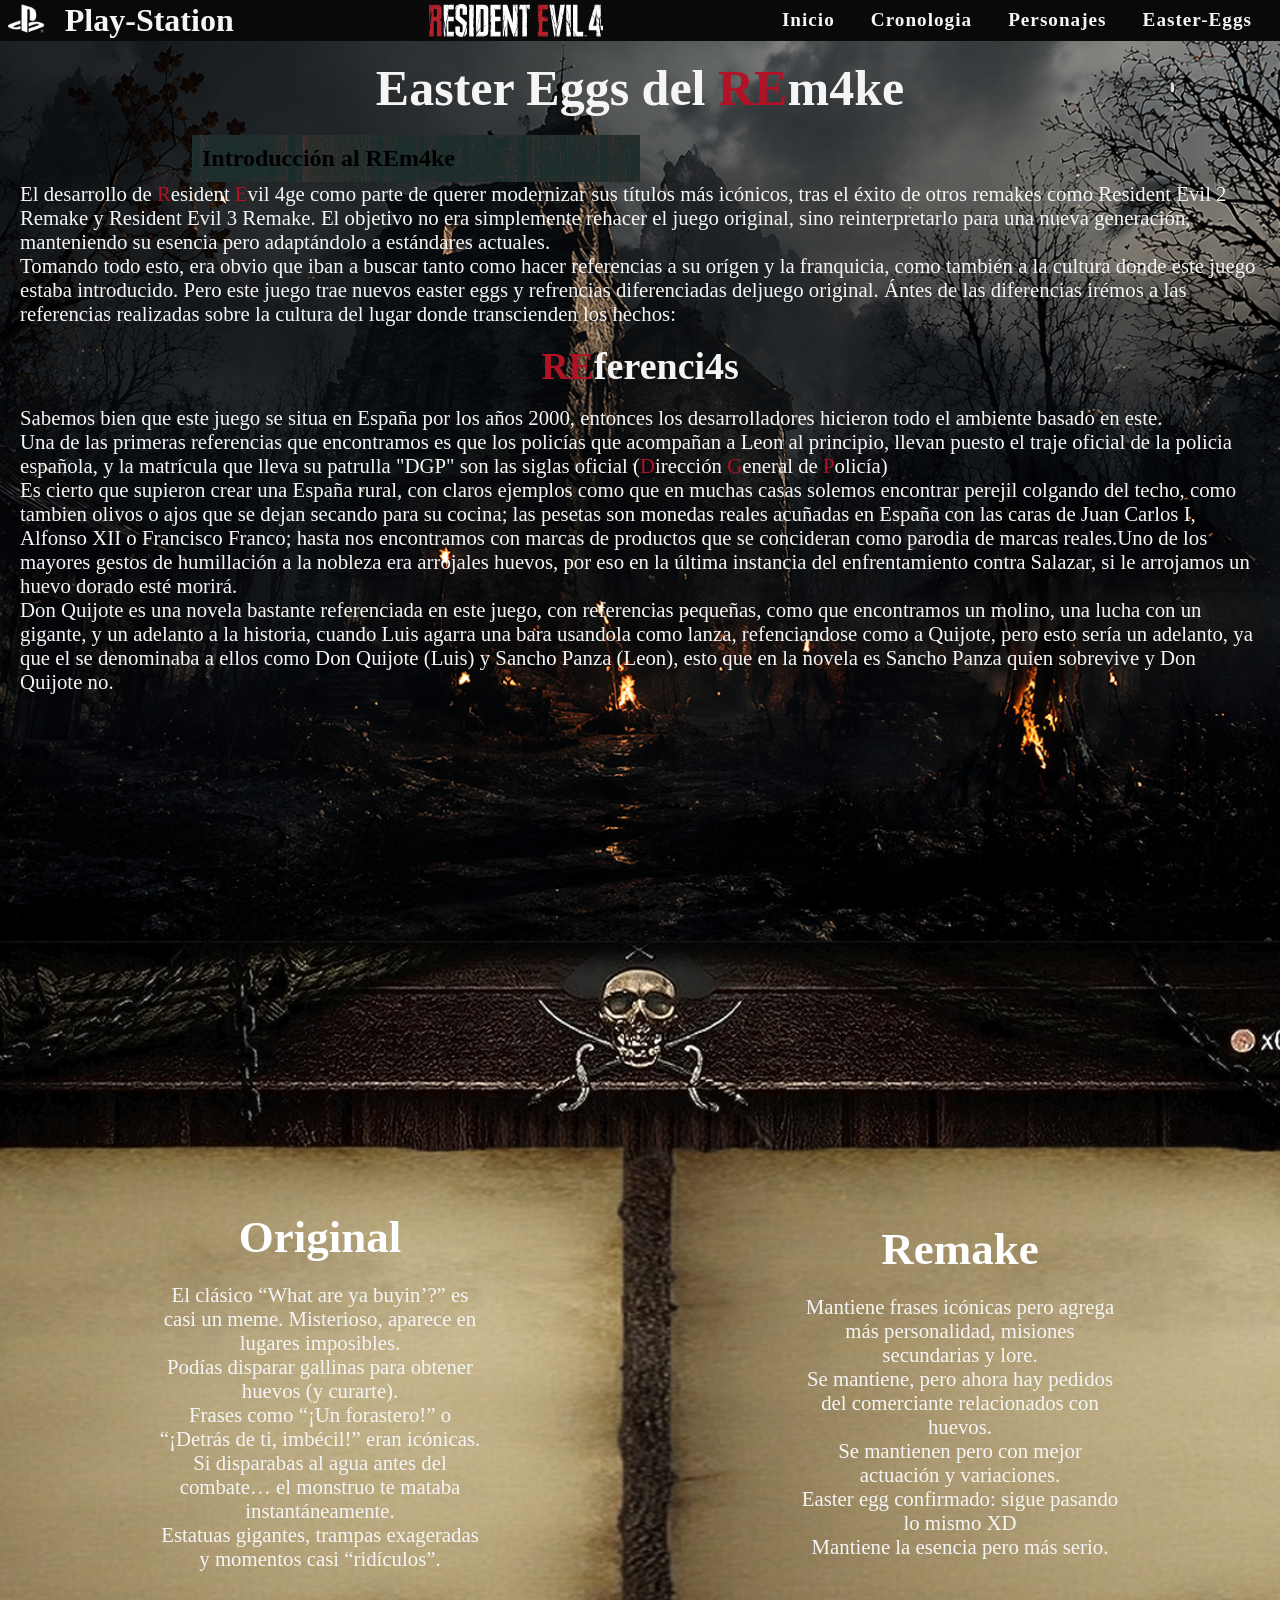
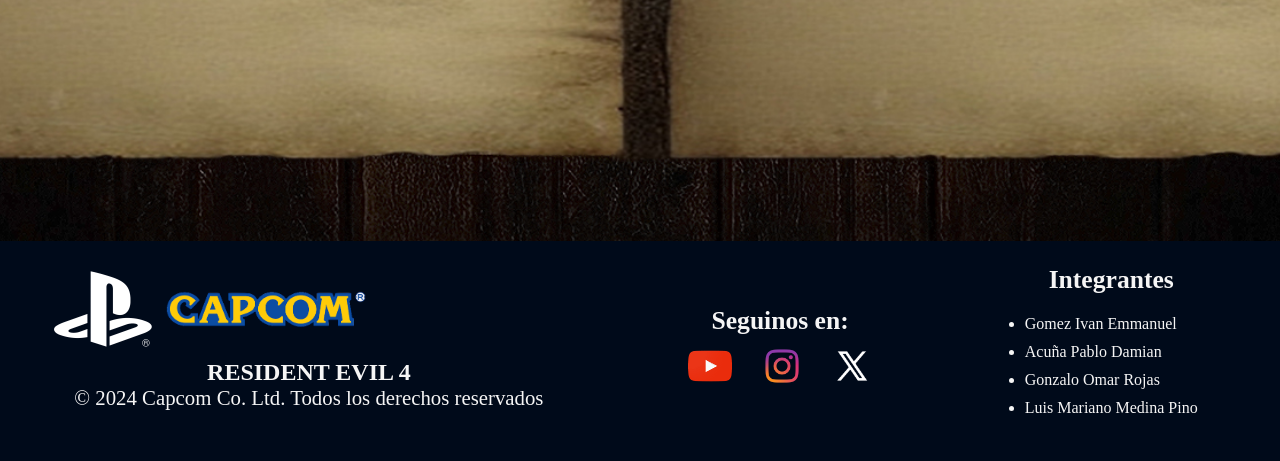
<file: Diferencias.html>
<!doctype html>
<html lang="en">
  <head>
    <meta charset="UTF-8" />
    <meta name="viewport" content="width=device-width, initial-scale=1.0" />
    <title>RE4-Diferencias</title>
    <link rel="stylesheet" href=" assets/css/dif-style.css" />
  </head>

  <body>
    <!--================ header desarrollo ====================================-->
    <header class="header">
      <div class="logotipo">
        <div class="logo-container">
          <img
            src="/assets/img/logos/logo.play-station.png"
            alt="logo-playstation"
          />
        </div>
        <h1 class="h1-index">Play-Station</h1>
      </div>
      <a class="link-header" href="https://www.residentevil.com/re4/es/">
        <img src="/assets/img/logos/logo-re.svg" alt="logo-re4" />
      </a>
      <nav class="nav-bar">
        <ul class="list-nav">
          <li class="nav-item">
            <a href=" index.html" class="link-nav">Inicio</a>
          </li>
          <li class="nav-item">
            <a href=" historia.html" class="link-nav">Cronologia</a>
          </li>
          <li class="nav-item">
            <a href=" personajes.html" class="link-nav"
              >Personajes</a
            >
          </li>
          <li class="nav-item">
            <a href=" Diferencias.html" class="link-nav"
              >Easter-Eggs</a
            >
          </li>
        </ul>
      </nav>
    </header>
    <!--======================== fin desarrollo header ========================-->

    <!--========================  desarrollo main ========================-->

    <main class="main">
      <section class="referencias">
        <h1 class="titulo-diferencias">
          Easter Eggs del <span class="span-letra">R</span
          ><span class="span-letra">E</span>m<span class="span-numero">4</span
          >ke
        </h1>
        <h2 class="sub-indices-diferencias">Introducción al REm4ke</h2>
        <p class="parrafos-dif">
          El desarrollo de <span class="span-letra">R</span>esident
          <span class="span-letra">E</span>vil
          <span class="span-numero">4</span>ge como parte de querer modernizar
          sus títulos más icónicos, tras el éxito de otros remakes como Resident
          Evil 2 Remake y Resident Evil 3 Remake. El objetivo no era simplemente
          rehacer el juego original, sino reinterpretarlo para una nueva
          generación, manteniendo su esencia pero adaptándolo a estándares
          actuales.
        </p>
        <p>
          Tomando todo esto, era obvio que iban a buscar tanto como hacer
          referencias a su orígen y la franquicia, como también a la cultura
          donde este juego estaba introducido. Pero este juego trae nuevos
          easter eggs y refrencias diferenciadas deljuego original. Ántes de las
          diferencias irémos a las referencias realizadas sobre la cultura del
          lugar donde transcienden los hechos:
        </p>

        <h1 class="subtitulo-diferencias">
          <span class="span-letra">R</span
          ><span class="span-letra">E</span>ferenci<span class="span-numero"
            >4</span
          >s
        </h1>
        <p>
          Sabemos bien que este juego se situa en España por los años 2000,
          entonces los desarrolladores hicieron todo el ambiente basado en este.
        </p>
        <p>
          Una de las primeras referencias que encontramos es que los policías
          que acompañan a Leon al principio, llevan puesto el traje oficial de
          la policia española, y la matrícula que lleva su patrulla "DGP" son
          las siglas oficial (<span class="span-letra">D</span>irección
          <span class="span-letra">G</span>eneral de
          <span class="span-letra">P</span>olicía)
        </p>
        <p>
          Es cierto que supieron crear una España rural, con claros ejemplos
          como que en muchas casas solemos encontrar perejil colgando del techo,
          como tambien olivos o ajos que se dejan secando para su cocina; las
          pesetas son monedas reales acuñadas en España con las caras de Juan
          Carlos I, Alfonso XII o Francisco Franco; hasta nos encontramos con
          marcas de productos que se concideran como parodia de marcas
          reales.Uno de los mayores gestos de humillación a la nobleza era
          arrojales huevos, por eso en la última instancia del enfrentamiento
          contra Salazar, si le arrojamos un huevo dorado esté morirá.
        </p>
        <p>
          Don Quijote es una novela bastante referenciada en este juego, con
          referencias pequeñas, como que encontramos un molino, una lucha con un
          gigante, y un adelanto a la historia, cuando Luis agarra una bara
          usandola como lanza, refenciandose como a Quijote, pero esto sería un
          adelanto, ya que el se denominaba a ellos como Don Quijote (Luis) y
          Sancho Panza (Leon), esto que en la novela es Sancho Panza quien
          sobrevive y Don Quijote no.
        </p>
      </section>
      <section class="Diferencias">
        <div class="original">
          <h3 class="dif-titulo">Original</h3>
          <p>
            El clásico “What are ya buyin’?” es casi un meme. Misterioso,
            aparece en lugares imposibles.
          </p>
          <p>Podías disparar gallinas para obtener huevos (y curarte).</p>
          <p>
            Frases como “¡Un forastero!” o “¡Detrás de ti, imbécil!” eran
            icónicas.
          </p>
          <p>
            Si disparabas al agua antes del combate… el monstruo te mataba
            instantáneamente.
          </p>
          <p>
            Estatuas gigantes, trampas exageradas y momentos casi “ridículos”.
          </p>
        </div>
        <div class="REMAKE">
          <h3 class="dif-titulo">Remake</h3>
          <p>
            Mantiene frases icónicas pero agrega más personalidad, misiones
            secundarias y lore.
          </p>
          <p>
            Se mantiene, pero ahora hay pedidos del comerciante relacionados con
            huevos.
          </p>
          <p>Se mantienen pero con mejor actuación y variaciones.</p>
          <p>Easter egg confirmado: sigue pasando lo mismo XD</p>
          <p>Mantiene la esencia pero más serio.</p>
        </div>
      </section>
    </main>
    <!--======================== fin desarrollo main ========================-->

    <!--======================== desarrollo footer ========================-->

    <footer class="footer">
      <section class="section-footer-1">
        <div class="content-img-footer">
          <img
            src="/assets/img/logos/logo.play-station.png"
            alt="logo-playstation"
          />
          <img
            src="/assets/img/logos/capcom-logo.png"
            alt="logo-capcom"
          />
        </div>
        <h2>RESIDENT EVIL <span class="span-numero">4</span></h2>
        <p class="p-derechos">
          © 2024 Capcom Co. Ltd. Todos los derechos reservados
        </p>
      </section>
      <section class="section-social">
        <h5 class="h5-footer">Seguinos en:</h5>
        <div class="contenedor-logos">
          <a class="logo-footer" href="#"
            ><img
              src="/assets/img/logos/youtube-log.png"
              alt="logo-media-social"
          /></a>
          <a class="logo-footer" href="#"
            ><img
              src="/assets/img/logos/logo-instagram.png"
              alt="logo-media-social"
          /></a>
          <a class="logo-footer" href="#"
            ><img
              src="/assets/img/logos/logo-x.png"
              alt="logo-media-social"
          /></a>
        </div>
      </section>
      <section class="integrantes">
        <h5 class="h5-footer">Integrantes</h5>
        <ul class="list-footer">
          <li class="list-footer">Gomez Ivan Emmanuel</li>
          <li class="list-footer">Acuña Pablo Damian</li>
          <li class="list-footer">Gonzalo Omar Rojas</li>
          <li class="list-footer">Luis Mariano Medina Pino</li>
        </ul>
      </section>
    </footer>
    <!--======================== fin desarrollo footer========================-->
  </body>
</html>
</file>
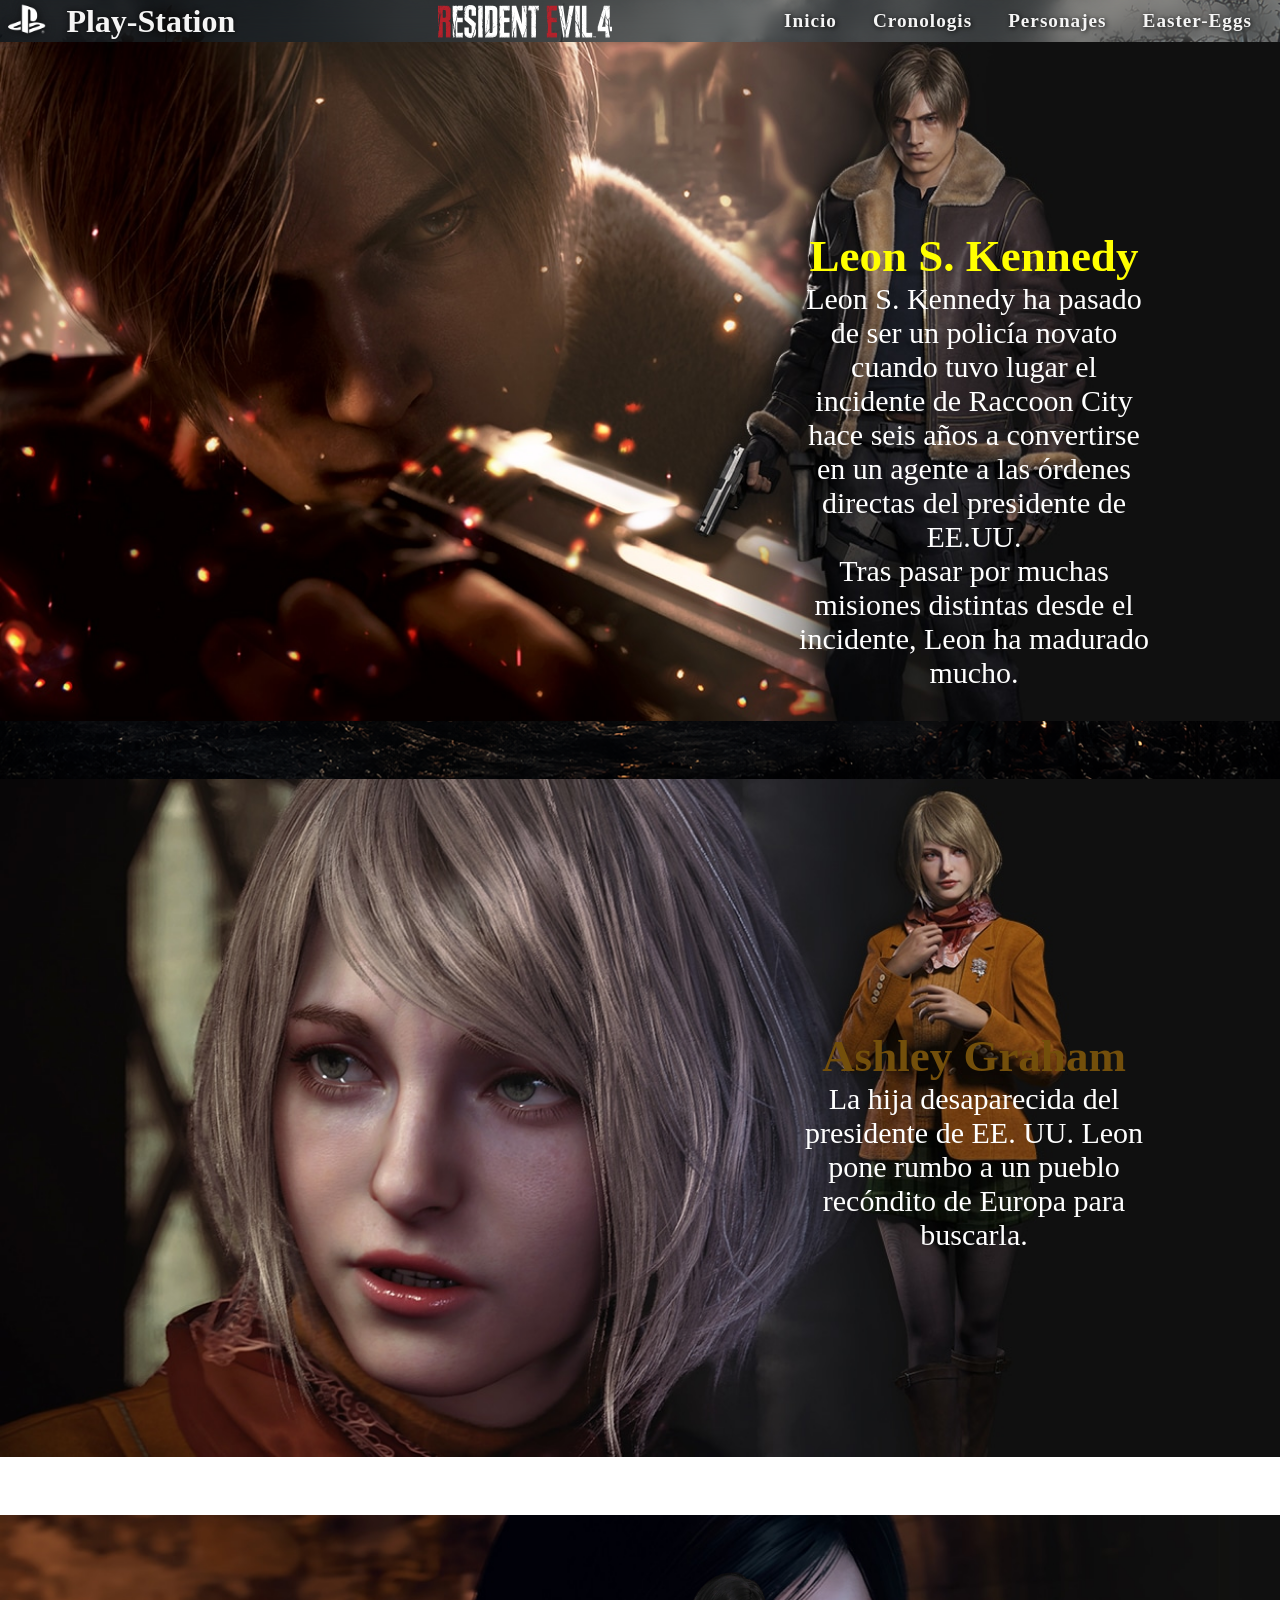
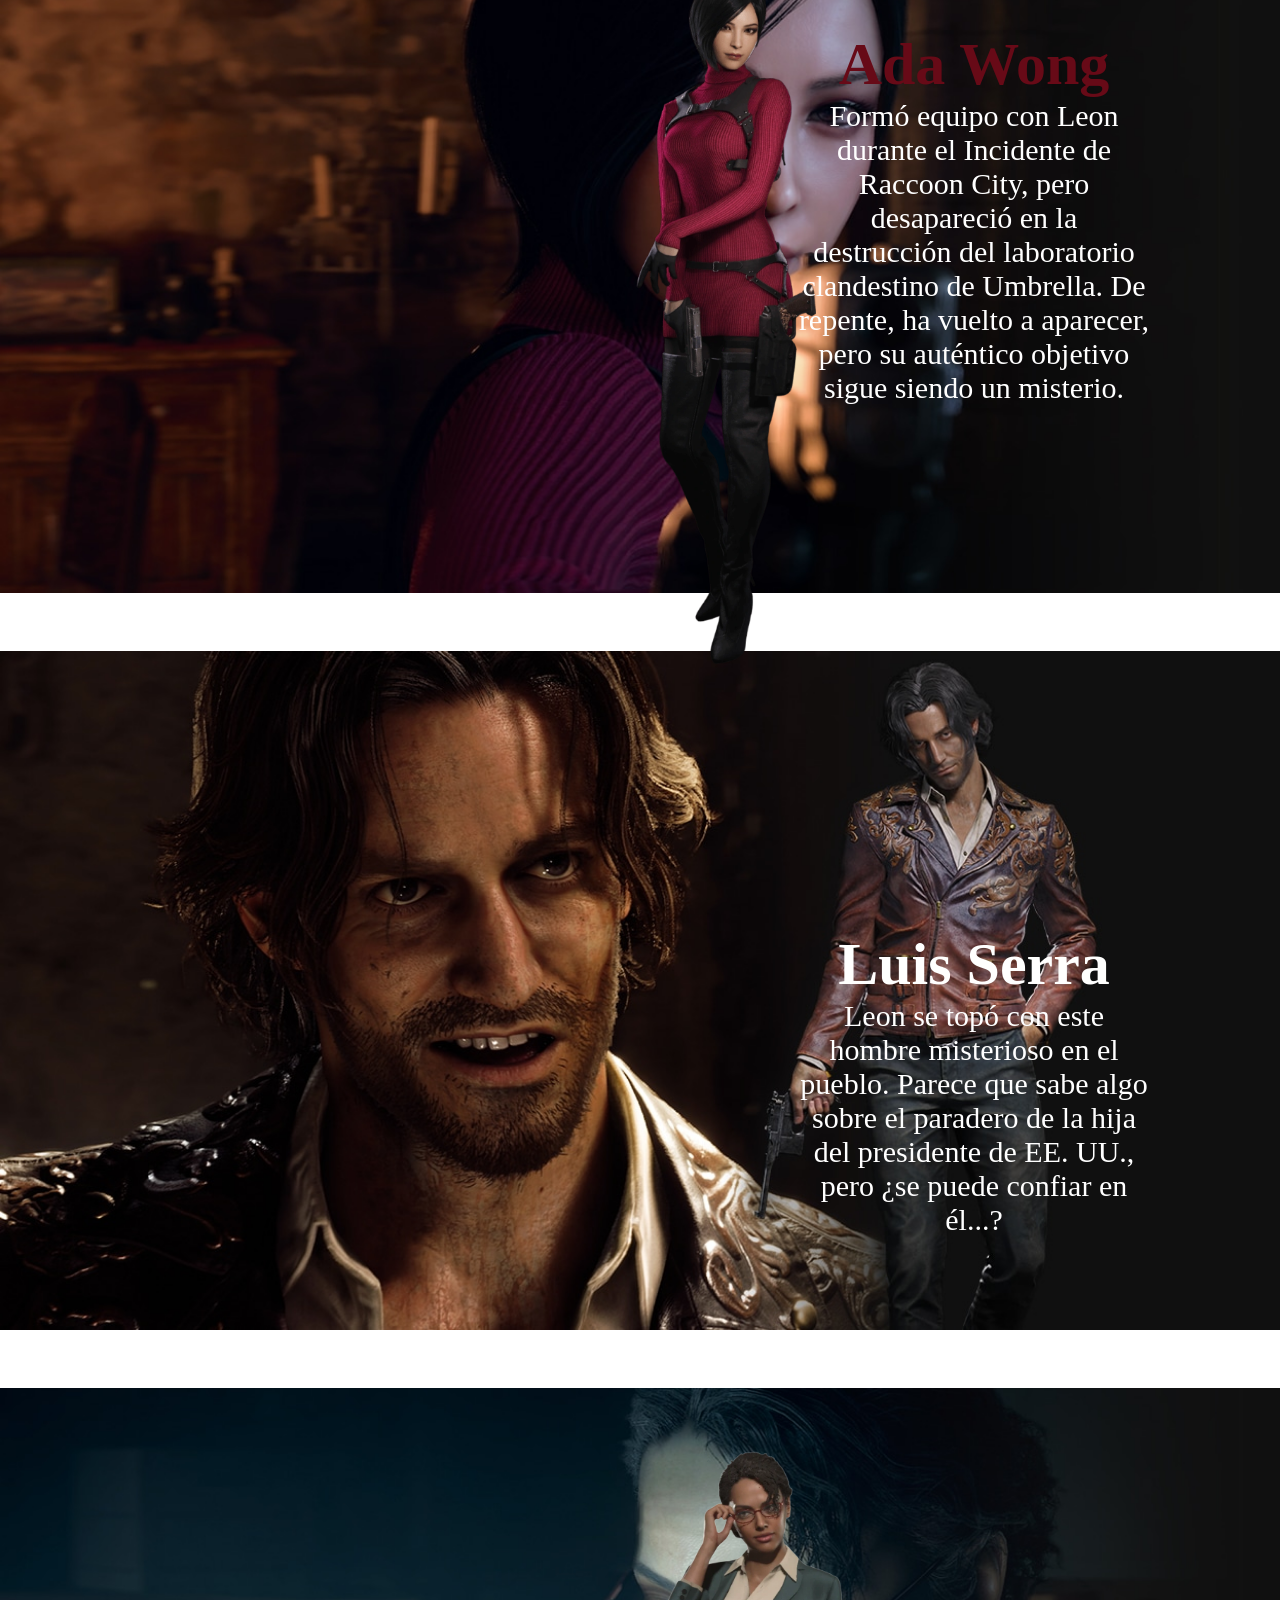
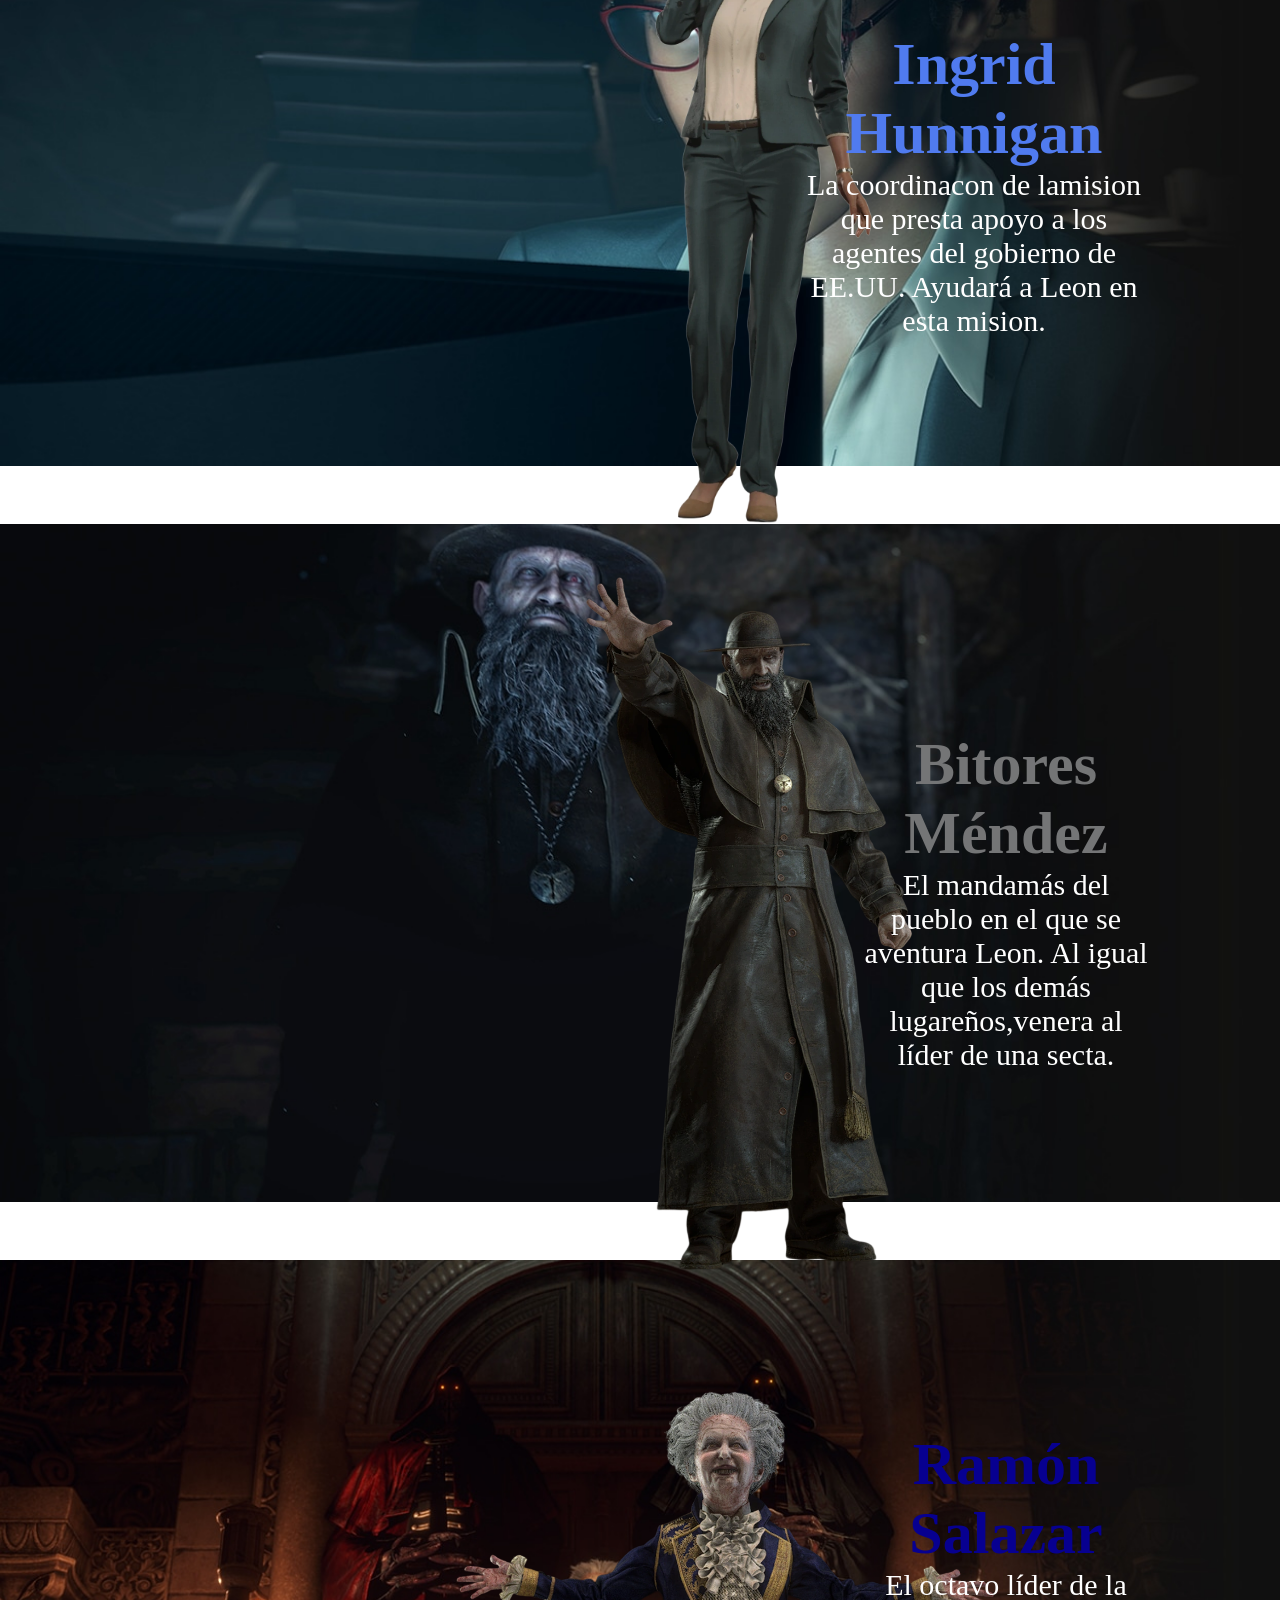
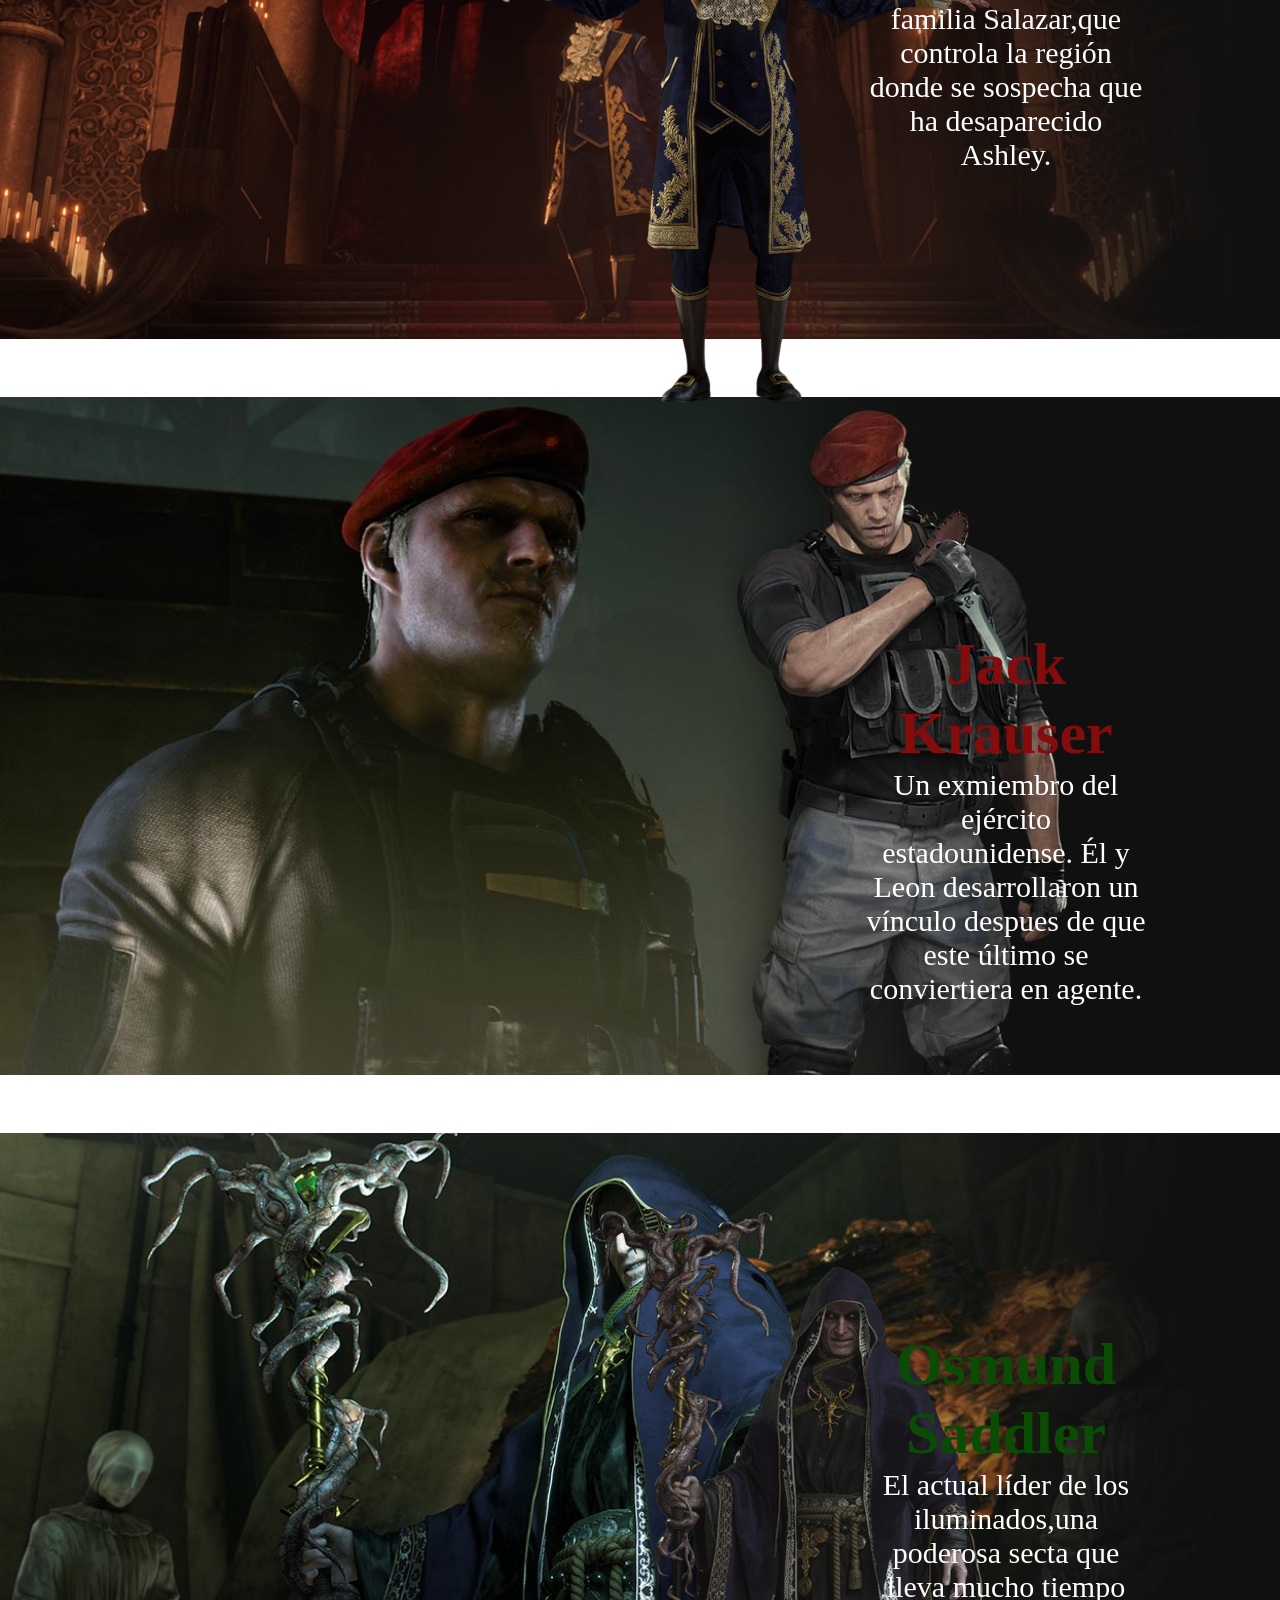
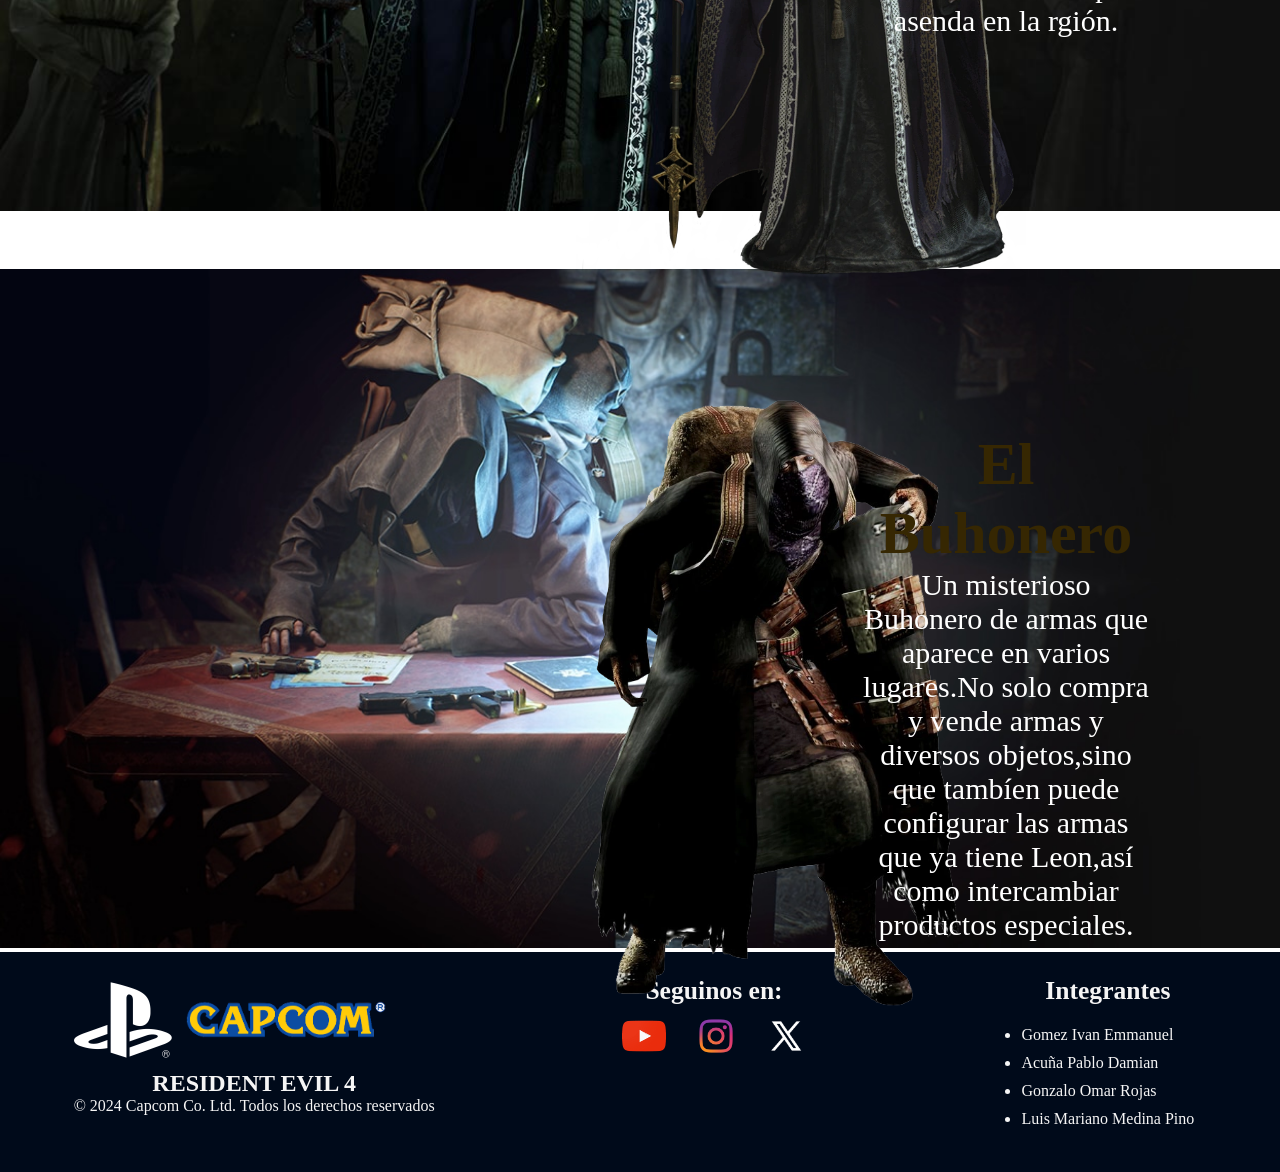
<file: personajes.html>
<!doctype html>
<html lang="en">
  <head>
    <meta charset="UTF-8" />
    <meta name="viewport" content="width=device-width, initial-scale=1.0" />
    <title>Personajes - Resident Evil 4</title>
    <link rel="stylesheet" href=" assets/css/personajes.css" />
  </head>

  <body>
    <header class="header">
      <div class="logotipo">
        <div class="logo-container">
          <img
            src="/assets/img/logos/logo.play-station.png"
            alt="logo-playstation"
          />
        </div>
        <h1 class="h1-index">Play-Station</h1>
      </div>
      <a class="link-header" href="https://www.residentevil.com/re4/es/">
        <img src="/assets/img/logos/logo-re.svg" alt="logo-re4" />
      </a>
      <nav class="nav-bar">
        <ul class="list-nav">
          <li class="nav-item">
            <a href=" index.html" class="link-nav">Inicio</a>
          </li>
          <li class="nav-item">
            <a href=" historia.html" class="link-nav">Cronologis</a>
          </li>
          <li class="nav-item">
            <a href=" personajes.html" class="link-nav"
              >Personajes</a
            >
          </li>
          <li class="nav-item">
            <a href=" Diferencias.html" class="link-nav"
              >Easter-Eggs</a
            >
          </li>
        </ul>
      </nav>
    </header>
    <!---Personajes-->
    <main>
      <div class="leon-back">
        <img
          src="/assets/img/personajes/personajes-etiqueta/leon-eti.jpg"
          class="leon"
        />
        <div class="leon-texto">
          <h2 class="leon-titulo">Leon S. Kennedy</h2>
          <p>
            Leon S. Kennedy ha pasado de ser un policía novato cuando tuvo lugar
            el incidente de Raccoon City hace seis años a convertirse en un
            agente a las órdenes directas del presidente de EE.UU.
          </p>
          <p>
            Tras pasar por muchas misiones distintas desde el incidente, Leon ha
            madurado mucho.
          </p>
        </div>
      </div>
      <br /><br /><br />
      <div class="Ashley-back">
        <img
          src="/assets/img/personajes/personajes-etiqueta/ashley-eti.jpg"
          alt="Ashley"
          class="ashley"
        />
        <div class="ashley-text">
          <h2 class="ashley-titulo">Ashley Graham</h2>
          <p>
            La hija desaparecida del presidente de EE. UU. Leon pone rumbo a un
            pueblo recóndito de Europa para buscarla.
          </p>
        </div>
      </div>
      <br /><br /><br />
      <div class="ada-back">
        <img
          src="/assets/img/personajes/personajes-etiqueta/ada-eti.jpg"
          alt="Ada"
          class="ada"
        />
        <img
          src="/assets/img/personajes/Ada_Wong_RE4R (1).webp"
          alt="Ada"
          class="ada-img"
        />
        <div class="ada-text">
          <h1 class="ada-titulo">Ada Wong</h1>
          <p>
            Formó equipo con Leon durante el Incidente de Raccoon City, pero
            desapareció en la destrucción del laboratorio clandestino de
            Umbrella. De repente, ha vuelto a aparecer, pero su auténtico
            objetivo sigue siendo un misterio.
          </p>
        </div>
      </div>
      <br /><br /><br />
      <div class="luis-back">
        <img
          src="/assets/img/personajes/personajes-etiqueta/luis-eti.jpg"
          alt="Luis"
          class="luis"
        />
        <div class="luis-text">
          <h1 class="luis-titulo">Luis Serra</h1>
          <p>
            Leon se topó con este hombre misterioso en el pueblo. Parece que
            sabe algo sobre el paradero de la hija del presidente de EE. UU.,
            pero ¿se puede confiar en él...?
          </p>
        </div>
      </div>
      <br /><br /><br />

      <div class="ingrid-back">
        <img
          src="/assets/img/personajes/personajes-etiqueta/ingrid-eti.jpg"
          alt="Ingrid"
          class="ingrid"
        />
        <img
          src="/assets/img/personajes/Ingrid_Hunnigan_RE4R.webp"
          alt="ingrid"
          class="ingrid-img"
        />
        <div class="ingrid-text">
          <h1 class="ingrid-titulo">Ingrid Hunnigan</h1>
          <p>
            La coordinacon de lamision que presta apoyo a los agentes del
            gobierno de EE.UU. Ayudará a Leon en esta mision.
          </p>
        </div>
      </div>
      <br /><br /><br />
      <div class="bitores-back">
        <img
          src="/assets/img/personajes/personajes-etiqueta/bitores-eti.jpg"
          alt="bitores"
          class="bitores"
        />
        <img
          src="/assets/img/personajes/bitores.webp"
          alt="bitores"
          class="bitores-img"
        />
        <div class="bitores-text">
          <h1 class="bitores-titulo">Bitores Méndez</h1>
          <p>
            El mandamás del pueblo en el que se aventura Leon. Al igual que los
            demás lugareños,venera al líder de una secta.
          </p>
        </div>
      </div>
      <br /><br /><br />

      <div class="ramon-back">
        <img
          src="/assets/img/personajes/personajes-etiqueta/Salazar-eti.jpg"
          alt="ramon"
          class="ramon"
        />
        <img
          src="/assets/img/personajes/Ramon_Salazar_RE4R.webp"
          alt="ramon"
          class="ramon-img"
        />
        <div class="ramon-text">
          <h1 class="ramon-titulo">Ramón Salazar</h1>
          <p>
            El octavo líder de la familia Salazar,que controla la región donde
            se sospecha que ha desaparecido Ashley.
          </p>
        </div>
      </div>
      <br /><br /><br />
      <div class="krauser-back">
        <img
          src="/assets/img/personajes/personajes-etiqueta/krauser-eti.jpg"
          alt="krauser"
          class="krauser"
        />
        <div class="krauser-text">
          <h1 class="krauser-titulo">Jack Krauser</h1>
          <p>
            Un exmiembro del ejército estadounidense. Él y Leon desarrollaron un
            vínculo despues de que este último se conviertiera en agente.
          </p>
        </div>
      </div>
      <br /><br /><br />

      <div class="sad-back">
        <img
          src="/assets/img/personajes/personajes-etiqueta/Saddler-eti.jpg"
          alt="Saddler"
          class="sad"
        />
        <img
          src="/assets/img/personajes/OsmundSaddlerRemake.webp"
          alt="Saddler"
          class="sad-img"
        />
        <div class="sad-text">
          <h1 class="sad-titulo">Osmund Saddler</h1>
          <p>
            El actual líder de los iluminados,una poderosa secta que lleva mucho
            tiempo asenda en la rgión.
          </p>
        </div>
      </div>
      <br /><br /><br />
      <div class="buo-back">
        <img
          src="/assets/img/personajes/personajes-etiqueta/buho-eti.jpg"
          alt="buho"
          class="buo"
        />
        <img
          src="/assets/img/personajes/Buhonero.webp"
          alt="buho"
          class="buo-img"
        />
        <div class="buo-text">
          <h1 class="buo-titulo">El Buhonero</h1>
          <p>
            Un misterioso Buhonero de armas que aparece en varios lugares.No
            solo compra y vende armas y diversos objetos,sino que tambíen puede
            configurar las armas que ya tiene Leon,así como intercambiar
            productos especiales.
          </p>
        </div>
      </div>
    </main>
    <footer class="footer">
      <section class="section-footer-1">
        <div class="content-img-footer">
          <img
            src="/assets/img/logos/logo.play-station.png"
            alt="logo-playstation"
          />
          <img
            src="/assets/img/logos/capcom-logo.png"
            alt="logo-capcom"
          />
        </div>
        <h2>RESIDENT EVIL <span class="span-numero">4</span></h2>
        <p class="p-derechos">
          © 2024 Capcom Co. Ltd. Todos los derechos reservados
        </p>
      </section>
      <section class="section-social">
        <h5 class="h5-footer">Seguinos en:</h5>
        <div class="contenedor-logos">
          <a class="logo-footer" href="#"
            ><img
              src="/assets/img/logos/youtube-log.png"
              alt="logo-media-social"
          /></a>
          <a class="logo-footer" href="#"
            ><img
              src="/assets/img/logos/logo-instagram.png"
              alt="logo-media-social"
          /></a>
          <a class="logo-footer" href="#"
            ><img
              src="/assets/img/logos/logo-x.png"
              alt="logo-media-social"
          /></a>
        </div>
      </section>
      <section class="integrantes">
        <h5 class="h5-footer">Integrantes</h5>
        <ul class="list-footer">
          <li class="list-footer">Gomez Ivan Emmanuel</li>
          <li class="list-footer">Acuña Pablo Damian</li>
          <li class="list-footer">Gonzalo Omar Rojas</li>
          <li class="list-footer">Luis Mariano Medina Pino</li>
        </ul>
      </section>
    </footer>
  </body>
</html>
</file>
<file: assets/css/dif-style.css>
/*
Descripcion: estilos genrales para las paginas del RE4
17/04/26
*/

/* =========================================
PALETA DE COLORES - PROYECTO RE4 
Inspirado en Resident Evil 4 Remake + PlayStation
=============================================
<=== rojos ===>
#8B0000  -> Rojo oscuro (base, más serio y terror)
#FF2A2A  -> Rojo brillante (para resaltar o hover)
#B11226  -> Rojo Resident Evil clásico (principal)
#7A0C18  -> Rojo oscuro profundo (sombra / variante)

<=== Azules (UI / Navegación / Botones) ===>
#003791  -> Azul principal (header, navbar)
#005CFF  -> Azul secundario (hover, detalles)

<=== Negros y grises (fondos) ==>
#0A0A0A  -> Fondo principal (body)
#1C1C1C  -> Secciones (cards, containers)
#2A2A2A  -> Bordes suaves / separadores

<=== Amarillos para texto ===>
#FFD60A  -> Texto destacado (títulos cortos, palabras clave)
#FFF3B0  -> Texto suave (no cansa la vista, mejor para leer)

<===  Texto ===>
#F5F5F5  -> Texto principal
#B0B0B0  -> Texto secundario

<=== Acentos ===> 
#FFD60A  -> Botones importantes / hover / detalles clave


=========================================
    TIPOGRAFÍAS - PROYECTO
=========================================

/*
Títulos principales (estilo terror):
- 'Creepster', cursive

Subtítulos / UI (estilo gamer):
- 'Orbitron', sans-serif

Texto general:
- 'Inter', sans-serif
*/


* {
    padding: 0;
    margin: 0;
    box-sizing: border-box;
}

body {
    background-color: #0A0A0A;
    display: grid;
    grid-template-rows: auto auto 1fr auto;
}

/*<=================== inicio desarrollo header ==============>*/
/*=== desarrollo de estilos a todos los headers de las demas paginas*/
.header {
    display: flex;
    align-items: center;
    justify-content: space-between;
    width: 100%;
    position: sticky;
    top: 0;
    z-index: 3;
    overflow: hidden;
    background-color: transparent;
    backdrop-filter: blur(10px);
}

.logotipo {
    display: flex;
    width: 30%;
    align-items: center;
    gap: 20px;
    padding: 0 8px;
}

.h1-index {
    color: #f5f5f5;
    text-wrap: nowrap;
    text-shadow: 0px 0px 5px #0A0A0A;
}

.logo-container {
    max-width: 10%;
}

.logo-container img {
    width: 100%;
    filter: drop-shadow(1px 1px 5px #0A0A0A);
}


.span-letra {
    color: #B11226;
}

.link-header {
    text-decoration: none;
    display: flex;
}

.link-header img {
    width: 58%;
}

nav {
    margin-right: 20px;
}

nav ul {
    display: flex;
    list-style: none;
    gap: 20px;
}

nav li {
    display: inline-block;
}

nav a {
    color: #f5f5f5;
    text-decoration: none;
    font-size: 1.2rem;
    font-weight: 600;
    letter-spacing: 1px;
    padding: 5px 8px;
    transition: 0.1s;
    text-shadow: 1px 1px 5px #0A0A0A;
}

nav a:hover {
    color: #FFd60a;
    border-bottom: 2px solid #FFD60A;
}


/*<=================== fin desarrollo header ==============>*/



/*<=================== inicio desarrollo footer (diseño general) ==============>*/
.footer {
    background-color: #000a1a;
    display: flex;
    align-items: center;
    justify-content: space-around;
    width: 100%;
    padding: 8px;
    align-items: stretch;
}

footer section {
    padding: 16px 24px;
}

footer section:last-child {
    border-right: none;
}

.section-footer-1 {
    display: flex;
    flex-direction: column;
    width: auto;
    padding: 10px 16px;
}

.section-footer-1 h2,
.section-footer-1 p {
    color: #f5f5f5;
}

.section-footer-1 h2 {
    text-align: center;
}

.content-img-footer {
    max-width: 100%;
    display: flex;
    gap: 12px;
    justify-content: start;
    align-items: center;
}

.content-img-footer img:first-child {
    width: 100px;
}

.content-img-footer img:nth-child(2) {
    width: 200px;
}

/*section de logos de redes sociales de la pagina*/
.section-social {
    display: flex;
    justify-content: center;
    align-items: center;
    gap: 5px;
    flex-direction: column;
    height: 100%;
    width: 280px;
}

.h5-footer {
    text-align: center;
    font-size: 1.6rem;
    color: #f5f5f5;
}

.contenedor-logos {
    display: flex;
    justify-content: center;
    align-items: center;
    gap: 25px;
}

.logo-footer {
    width: 50px;
}

.logo-footer img {
    width: 100%;
}

.logo-footer:first-child {
    width: 44px;
}

.logo-footer:last-child {
    width: 40px;
}

/*section de los integrantes del grupo*/
.integrantes {
    display: flex;
    flex-direction: column;
}

.list-footer {
    margin: 10px;
    color: #f5f5f5;
}

/*<=================== fin desarrollo footer(diseño general) ==============>*/



/* <==================Comienzo de Diferencias.html(main) =================> */
.referencias {
    min-height: 100dvh;
    background-image: url(/assets/img/paquete-fondos-img-re4/portada-pueblo-sin-lion.png);
    background-repeat: no-repeat;
    background-size: cover;
    background-position: center;
}


.titulo-diferencias {
    color: #f5f5f5;
    padding: 18px;
    text-align: center;
    font-size: 50px;
}

.titulo-diferencias:hover {
    color: #B11226;
}

.subtitulo-diferencias {
    padding: 18px;
    color: #f5f5f5;
    font-size: 38px;
    text-align: center;
}

.subtitulo-diferencias:hover {
    color: #B11226;
}

.sub-indices-diferencias {
    margin-left: 15%;
    padding: 10px;
    margin-right: 50%;
    background-image: url(/assets/img/paquete-de-img-fondos-re4/barra.jpg);
}

.Diferencias {
    min-height: 100dvh;
    background-image: url(/assets/img/paquete-de-img-fondos-re4/menu+de+galeria2.jpg);
    background-repeat: no-repeat;
    background-size: cover;
    background-position: center;

    display: grid;
    grid-template-columns: 1fr 1fr;
    align-items: center;
    justify-items: center;
}

.dif-titulo {
    text-align: center;
    font-size: 45px;
    margin-bottom: 20px;
}

.original {
    padding: 40px;
    width: 70%;
    color: white;
    text-align: center;
}

.REMAKE {
    padding: 40px;
    width: 70%;
    color: white;
    text-align: center;
}

p{
    padding: 0 20px;
    color: #f5f5f5;
    font-size: 1.3rem;
}
</file>
<file: assets/css/personajes.css>
*{
    padding: 0;
    margin: 0;
}


body {
    background-image: url("/assets/img/paquete-fondos-img-re4/portada-pueblo-sin-lion.png");
    background-size: cover;
    background-position: center;
    background-repeat: no-repeat;
    background-attachment: fixed;
}


.leon {
    width: 1850px;
    height: auto;
}

.leon-texto {
    color: white;
    position: absolute;
    right: 100px;
    top: 200px;
    text-align: center;
    margin: 30px;
    left: 60%;
    font-size: 30px;
}

.leon-titulo {
    color: yellow;
}

.ashley {
    width: 1850px;
    height: auto;
}

.ashley-titulo {
    color: rgb(115, 79, 11)
}

.ashley-text {
    color: white;
    position: absolute;
    right: 100px;
    top: 1000px;
    text-align: center;
    margin: 30px;
    left: 60%;
    font-size: 30px;
}

.ada {
    width: 1850px;
    height: auto;
}

.ada-titulo {
    color: #670a17;
}

.ada-text {
    color: white;
    position: absolute;
    right: 100px;
    top: 1600px;
    text-align: center;
    margin: 30px;
    left: 60%;
    font-size: 30px;
}

.ada-img {
    position: absolute;
    width: 300px;
    top: 1565px;
    left: 45%;
}

.luis {
    width: 1850px;
    height: auto;
}

.luis-titulo {
    color: #fffffe;
}

.luis-text {
    color: white;
    position: absolute;
    right: 100px;
    top: 2500px;
    text-align: center;
    margin: 30px;
    left: 60%;
    font-size: 30px;
}

.luis-img {
    position: absolute;
    width: 300px;
    top: 1565px;
    left: 45%;
}

.ingrid {
    width: 1850px;
    height: auto;
}

.ingrid-titulo {
    color: #507bef;
}

.ingrid-text {
    color: white;
    position: absolute;
    right: 100px;
    top: 3200px;
    text-align: center;
    margin: 30px;
    left: 60%;
    font-size: 30px;
}

.ingrid-img {
    position: absolute;
    width: 300px;
    top: 1565px;
    left: 45%;
}

.ingrid-img {
    position: absolute;
    width: 380px;
    top: 3050px;
    left: 45%;
}

.bitores {
    width: 1850px;
    height: auto;
}

.bitores-titulo {
    color: #747576;
}

.bitores-text {
    color: white;
    position: absolute;
    right: 100px;
    top: 3900px;
    text-align: center;
    margin: 30px;
    left: 65%;
    font-size: 30px;
}

.bitores-img {
    position: absolute;
    width: 350px;
    top: 3770px;
    left: 45%;
}

.ingrid-img {
    position: absolute;
    width: 380px;
    top: 3050px;
    left: 45%;
}


.ramon {
    width: 1850px;
    height: auto;
}

.ramon-titulo {
    color: #070090;
}

.ramon-text {
    color: white;
    position: absolute;
    right: 100px;
    top: 4600px;
    text-align: center;
    margin: 30px;
    left: 65%;
    font-size: 30px;
}

.ramon-img {
    position: absolute;
    width: 550px;
    top: 4580px;
    left: 35%;
}

.krauser {
    width: 1850px;
    height: auto;
}

.krauser-titulo {
    color: #850c0c;
}

.krauser-text {
    color: white;
    position: absolute;
    right: 100px;
    top: 5400px;
    text-align: center;
    margin: 30px;
    left: 65%;
    font-size: 30px;
}

.sad {
    width: 1850px;
    height: auto;
}

.sad-titulo {
    color: #0a4c03;
}

.sad-text {
    color: white;
    position: absolute;
    right: 100px;
    top: 6100px;
    text-align: center;
    margin: 30px;
    left: 65%;
    font-size: 30px;
}

.sad-img {
    position: absolute;
    width: 450px;
    top: 6000px;
    left: 45%;
}

.buo {
    width: 1850px;
    height: auto;
}

.buo-titulo {
    color: #362702;
}

.buo-text {
    color: white;
    position: absolute;
    right: 100px;
    top: 6800px;
    text-align: center;
    margin: 30px;
    left: 65%;
    font-size: 30px;
}

.buo-img {
    position: absolute;
    width: 400px;
    top: 6780px;
    left: 45%;
}















.header {
    display: flex;
    align-items: center;
    justify-content: space-between;
    width: 100%;
    position: sticky;
    top: 0;
    z-index: 3;
    overflow: hidden;
    background-color: transparent;
    backdrop-filter: blur(10px);
}

.logotipo {
    display: flex;
    width: 30%;
    align-items: center;
    gap: 20px;
    padding: 0 8px;
}

.h1-index {
    color: #f5f5f5;
    text-wrap: nowrap;
    text-shadow: 0px 0px 5px #0A0A0A;
}

.logo-container {
    max-width: 10%;
}

.logo-container img {
    width: 100%;
    filter: drop-shadow(1px 1px 5px #0A0A0A);
}


.span-letra {
    color: #B11226;
}

.link-header {
    text-decoration: none;
    display: flex;
}

.link-header img {
    width: 58%;
}

nav {
    margin-right: 20px;
}

nav ul {
    display: flex;
    list-style: none;
    gap: 20px;
}

nav li {
    display: inline-block;
}

nav a {
    color: #f5f5f5;
    text-decoration: none;
    font-size: 1.2rem;
    font-weight: 600;
    letter-spacing: 1px;
    padding: 5px 8px;
    transition: 0.1s;
    text-shadow: 1px 1px 5px #0A0A0A;
}

nav a:hover {
    color: #FFd60a;
    border-bottom: 2px solid #FFD60A;
}













.footer {
    background-color: #000a1a;
    display: flex;
    align-items: center;
    justify-content: space-around;
    width: 100%;
    padding: 8px;
    align-items: stretch;
}

footer section {
    padding: 16px 24px;
}

footer section:last-child {
    border-right: none;
}

.section-footer-1 {
    display: flex;
    flex-direction: column;
    width: auto;
    padding: 10px 16px;
}

.section-footer-1 h2,
.section-footer-1 p {
    color: #f5f5f5;
}

.section-footer-1 h2 {
    text-align: center;
}

.content-img-footer {
    max-width: 100%;
    display: flex;
    gap: 12px;
    justify-content: start;
    align-items: center;
}

.content-img-footer img:first-child {
    width: 100px;
}

.content-img-footer img:nth-child(2) {
    width: 200px;
}

/*section de logos de redes sociales de la pagina*/
.section-social {
    display: flex;
    justify-content: center;
    align-items: center;
    gap: 5px;
    flex-direction: column;
    height: 100%;
    width: 280px;
}

.h5-footer {
    text-align: center;
    font-size: 1.6rem;
    color: #f5f5f5;
}

.contenedor-logos {
    display: flex;
    justify-content: center;
    align-items: center;
    gap: 25px;
}

.logo-footer {
    width: 50px;
}

.logo-footer img {
    width: 100%;
}

.logo-footer:first-child {
    width: 44px;
}

.logo-footer:last-child {
    width: 40px;
}


.integrantes {
    display: flex;
    flex-direction: column;
}

.list-footer {
    margin: 10px;
    color: #f5f5f5;
}
</file>
